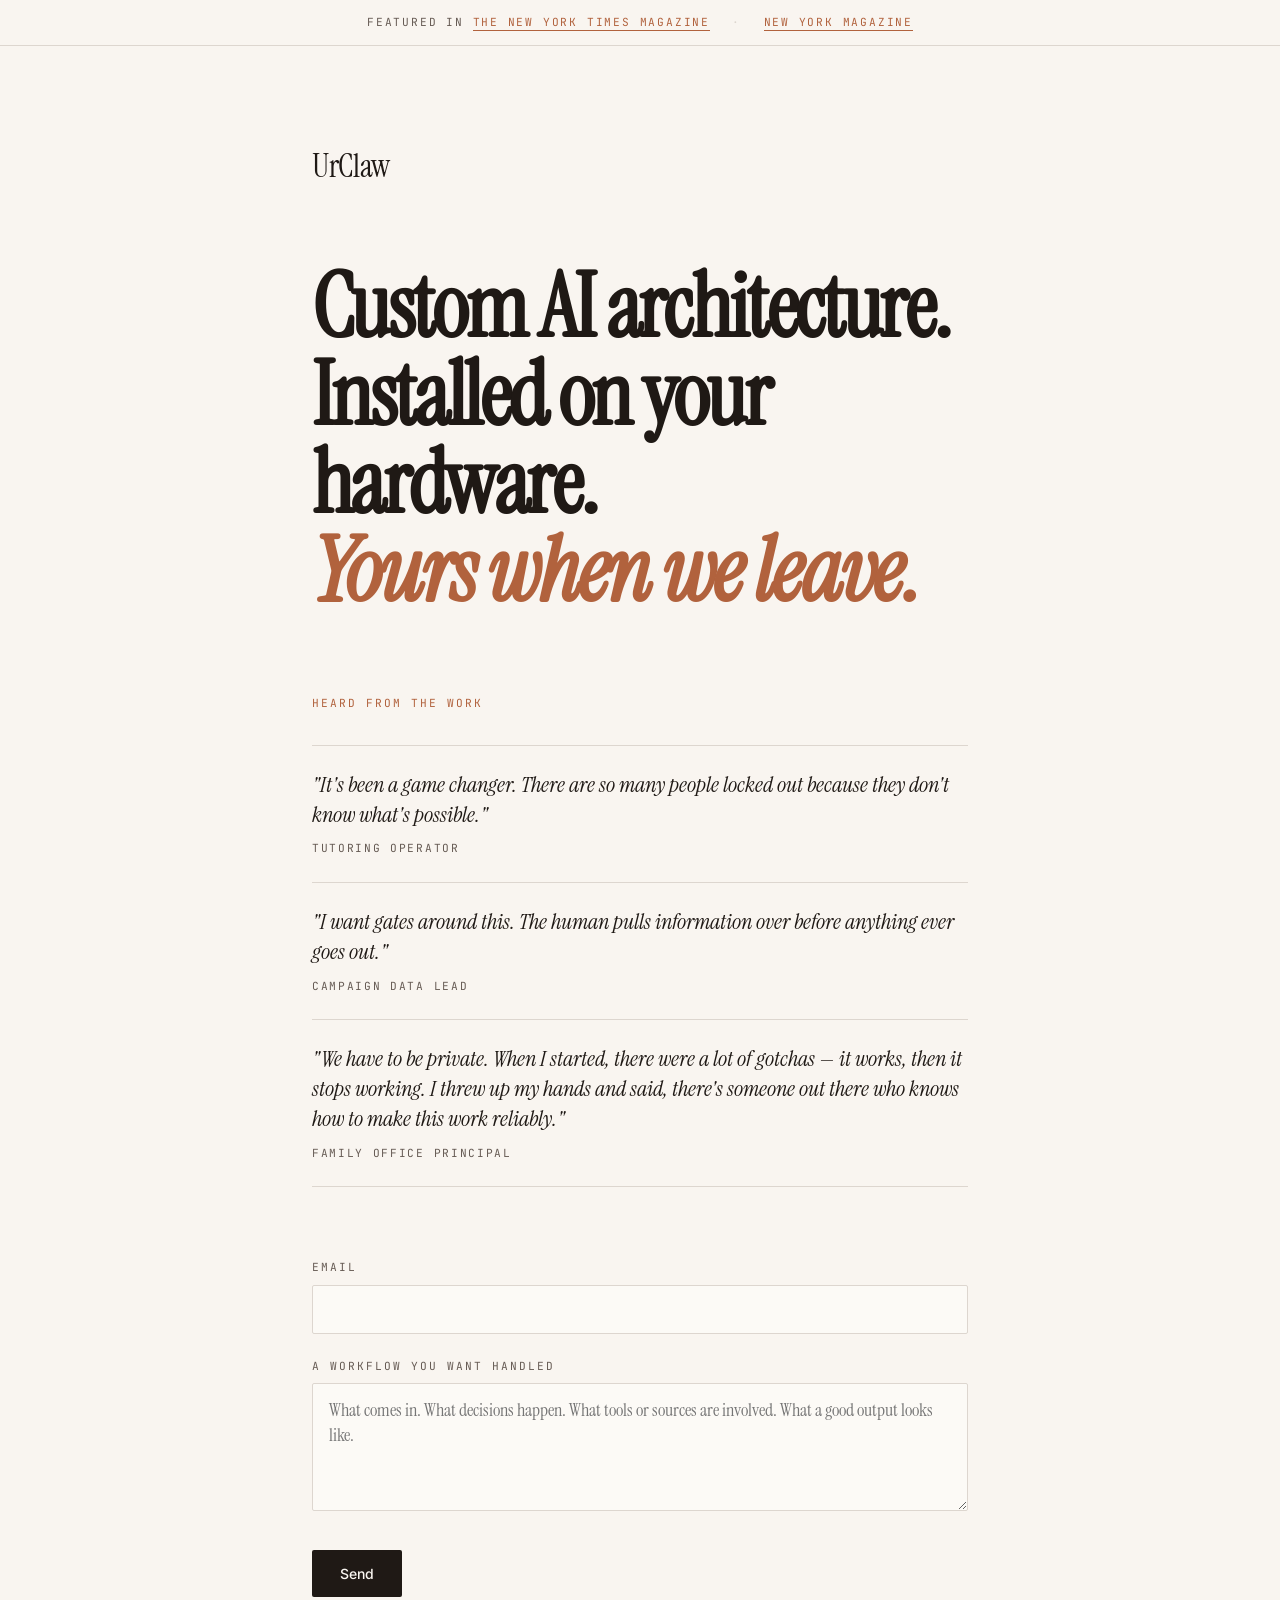
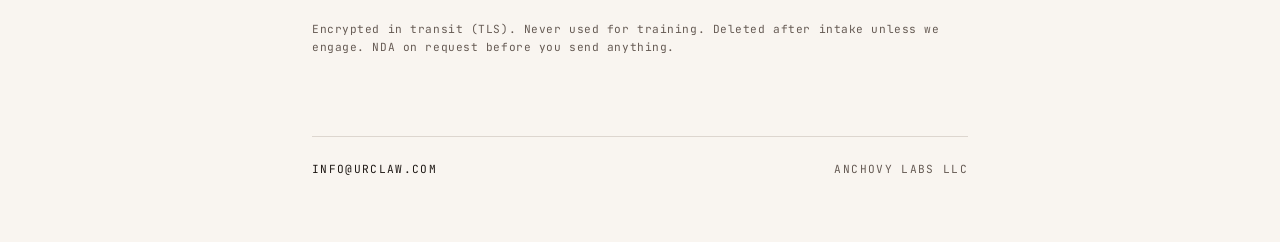
<file: index.html>
<!doctype html>
<html lang="en">
<head>
<meta charset="utf-8">
<meta name="viewport" content="width=device-width,initial-scale=1">
<title>UrClaw — Custom AI architecture. Installed on your hardware.</title>
<meta name="description" content="A New York AI operations practice. Custom AI architecture, installed on your hardware, yours when we leave.">
<meta property="og:title" content="UrClaw — Custom AI architecture. Installed on your hardware.">
<meta property="og:description" content="A New York AI operations practice. We install AI carefully. Custom architecture, designed around your work.">
<meta property="og:type" content="website">
<meta property="og:url" content="https://urclaw.com/">
<meta name="theme-color" content="#A8503A">
<link rel="preconnect" href="https://fonts.googleapis.com">
<link rel="preconnect" href="https://fonts.gstatic.com" crossorigin>
<link rel="stylesheet" href="https://fonts.googleapis.com/css2?family=Instrument+Serif:ital@0;1&family=Inter:wght@400;500;600&family=JetBrains+Mono:wght@400;500&display=swap">
<style>
:root {
  --bg: oklch(0.972 0.008 75);
  --fg: oklch(0.22 0.012 60);
  --card: oklch(0.985 0.006 75);
  --accent: oklch(0.58 0.115 45);
  --border: oklch(0.88 0.012 65);
  --muted-fg: oklch(0.48 0.018 60);
  --serif: "Instrument Serif", Georgia, serif;
  --sans: "Inter", system-ui, sans-serif;
  --mono: "JetBrains Mono", ui-monospace, monospace;
}
* { box-sizing: border-box; margin: 0; padding: 0; }
body { background: var(--bg); color: var(--fg); font-family: var(--sans); line-height: 1.55; -webkit-font-smoothing: antialiased; }
a { color: inherit; }

.featured { border-bottom: 1px solid var(--border); padding: 0.85rem 0; text-align: center; }
.featured .inner { max-width: 48rem; margin: 0 auto; padding: 0 1.5rem; font-family: var(--mono); font-size: 0.7rem; letter-spacing: 0.16em; text-transform: uppercase; color: var(--muted-fg); }
.featured .inner > span { display: inline-block; }
.featured .sep { color: var(--border); margin: 0 0.85rem; }
.featured a { color: var(--accent); border-bottom: 1px solid var(--accent); padding-bottom: 1px; text-decoration: none; }
.featured a:hover { color: var(--fg); border-bottom-color: var(--fg); }

.wrap { max-width: 44rem; margin: 0 auto; padding: 6rem 1.5rem 4rem; }
.brand { font-family: var(--serif); font-size: 2rem; letter-spacing: -0.01em; }

h1 { font-family: var(--serif); font-size: clamp(3rem, 9vw, 5.5rem); line-height: 1; letter-spacing: -0.03em; margin-top: 4.5rem; }
h1 span { display: block; }
h1 .accent { color: var(--accent); font-style: italic; }

section.quotes { margin-top: 5rem; }
section.quotes .eyebrow { font-family: var(--mono); font-size: 0.7rem; letter-spacing: 0.18em; text-transform: uppercase; color: var(--accent); }
section.quotes ul { margin-top: 2rem; list-style: none; padding: 0; }
section.quotes li { padding: 1.5rem 0; border-top: 1px solid var(--border); }
section.quotes li:last-child { border-bottom: 1px solid var(--border); }
section.quotes .q { font-family: var(--serif); font-style: italic; font-size: clamp(1.15rem, 2vw, 1.35rem); line-height: 1.4; color: var(--fg); }
section.quotes .a { margin-top: 0.65rem; font-family: var(--mono); font-size: 0.7rem; letter-spacing: 0.15em; text-transform: uppercase; color: var(--muted-fg); }

form { margin-top: 4.5rem; }
form label { display: block; font-family: var(--mono); font-size: 0.7rem; letter-spacing: 0.18em; text-transform: uppercase; color: var(--muted-fg); margin-top: 1.5rem; margin-bottom: 0.5rem; }
form label:first-of-type { margin-top: 0; }
form input, form textarea { width: 100%; padding: 0.85rem 1rem; font-family: inherit; font-size: 1rem; background: var(--card); border: 1px solid var(--border); border-radius: 2px; color: var(--fg); }
form input:focus, form textarea:focus { outline: 2px solid var(--accent); outline-offset: 1px; }
form textarea { resize: vertical; min-height: 8rem; font-family: var(--serif); font-size: 1.1rem; line-height: 1.45; }
form button { margin-top: 2rem; padding: 0.95rem 1.75rem; background: var(--fg); color: var(--bg); border: none; border-radius: 2px; font-family: inherit; font-size: 0.875rem; font-weight: 500; cursor: pointer; }
form button:disabled { opacity: 0.5; cursor: not-allowed; }
.honeypot { position: absolute; left: -9999px; width: 1px; height: 1px; opacity: 0; pointer-events: none; }
.compliance { margin-top: 1.5rem; font-family: var(--mono); font-size: 0.7rem; letter-spacing: 0.05em; line-height: 1.55; color: var(--muted-fg); }
.error { margin-top: 1rem; padding: 0.75rem 0.9rem; font-family: var(--mono); font-size: 0.7rem; letter-spacing: 0.05em; color: var(--accent); border-left: 2px solid var(--accent); background: oklch(0.95 0.011 70); display: none; }
.error.show { display: block; }

footer { margin-top: 5rem; padding-top: 1.5rem; border-top: 1px solid var(--border); display: flex; justify-content: space-between; font-family: var(--mono); font-size: 0.7rem; letter-spacing: 0.12em; text-transform: uppercase; color: var(--muted-fg); }
footer a { color: var(--fg); text-decoration: none; }
::selection { background: var(--accent); color: var(--bg); }

@media (max-width: 540px) {
  .featured .sep { display: block; height: 0.25rem; margin: 0.4rem 0; visibility: hidden; }
}
</style>
</head>
<body>

<div class="featured">
  <div class="inner">
    <span>Featured in <a href="https://www.nytimes.com/2026/06/04/magazine/ai-agents-openclaw-small-business.html" target="_blank" rel="noopener">The New York Times Magazine</a></span>
    <span class="sep">·</span>
    <span><a href="https://nymag.com/intelligencer/article/my-adventures-setting-up-openclaw-agent.html" target="_blank" rel="noopener">New York Magazine</a></span>
  </div>
</div>

<main class="wrap">
  <p class="brand">UrClaw</p>

  <h1>
    <span>Custom AI architecture.</span>
    <span>Installed on your hardware.</span>
    <span class="accent">Yours when we leave.</span>
  </h1>

  <section class="quotes">
    <p class="eyebrow">Heard from the work</p>
    <ul>
      <li>
        <p class="q">"It's been a game changer. There are so many people locked out because they don't know what's possible."</p>
        <p class="a">Tutoring operator</p>
      </li>
      <li>
        <p class="q">"I want gates around this. The human pulls information over before anything ever goes out."</p>
        <p class="a">Campaign data lead</p>
      </li>
      <li>
        <p class="q">"We have to be private. When I started, there were a lot of gotchas — it works, then it stops working. I threw up my hands and said, there's someone out there who knows how to make this work reliably."</p>
        <p class="a">Family office principal</p>
      </li>
    </ul>
  </section>

  <form id="intake" novalidate>
    <label for="email">Email</label>
    <input type="email" id="email" name="email" autocomplete="email" required>

    <label for="workflow">A workflow you want handled</label>
    <textarea id="workflow" name="workflow" required minlength="20" placeholder="What comes in. What decisions happen. What tools or sources are involved. What a good output looks like."></textarea>

    <!-- honeypot: bots fill this, humans don't see it -->
    <div class="honeypot" aria-hidden="true">
      <label for="website">Website (leave blank)</label>
      <input type="text" id="website" name="website" tabindex="-1" autocomplete="off">
    </div>

    <button type="submit" id="send">Send</button>
    <p class="error" id="error"></p>
    <p class="compliance">Encrypted in transit (TLS). Never used for training. Deleted after intake unless we engage. NDA on request before you send anything.</p>
  </form>

  <footer>
    <a href="mailto:info@urclaw.com">info@urclaw.com</a>
    <span>Anchovy Labs LLC</span>
  </footer>
</main>

<script>
  // CONFIG: replace ENDPOINT after deploying the Cloudflare Worker
  // Worker accepts JSON POST {email, workflow, website}
  const ENDPOINT = 'https://urclaw-intake.ezra-anchovy.workers.dev/';

  const form = document.getElementById('intake');
  const btn = document.getElementById('send');
  const errorEl = document.getElementById('error');

  function showError(msg) {
    errorEl.textContent = msg;
    errorEl.classList.add('show');
  }
  function clearError() {
    errorEl.textContent = '';
    errorEl.classList.remove('show');
  }

  form.addEventListener('submit', async function(e) {
    e.preventDefault();
    clearError();

    const email = form.email.value.trim();
    const workflow = form.workflow.value.trim();
    const website = form.website.value; // honeypot, should be empty

    if (!email || !email.includes('@')) {
      showError('Please enter a valid email.');
      return;
    }
    if (workflow.length < 20) {
      showError('Describe the workflow in a sentence or two (at least 20 characters).');
      return;
    }

    btn.disabled = true;
    btn.textContent = 'Sending…';

    try {
      const res = await fetch(ENDPOINT, {
        method: 'POST',
        headers: { 'Content-Type': 'application/json' },
        body: JSON.stringify({ email, workflow, website })
      });

      if (!res.ok) {
        const text = await res.text().catch(() => '');
        throw new Error('send-failed: ' + res.status + ' ' + text);
      }

      // Success
      form.innerHTML = '<p style="font-family:var(--serif);font-size:2rem;color:var(--accent);line-height:1.1">Thanks. We read every note.</p><p style="margin-top:1rem;font-size:0.95rem;color:var(--muted-fg)">If there\'s a clear fit, you\'ll hear back. If not, we\'ll say so plainly. Calls are scheduled after, not before.</p>';
    } catch (err) {
      console.error(err);
      btn.disabled = false;
      btn.textContent = 'Send';
      showError('Something went wrong. Email info@urclaw.com directly.');
    }
  });
</script>

</body>
</html>
</file>
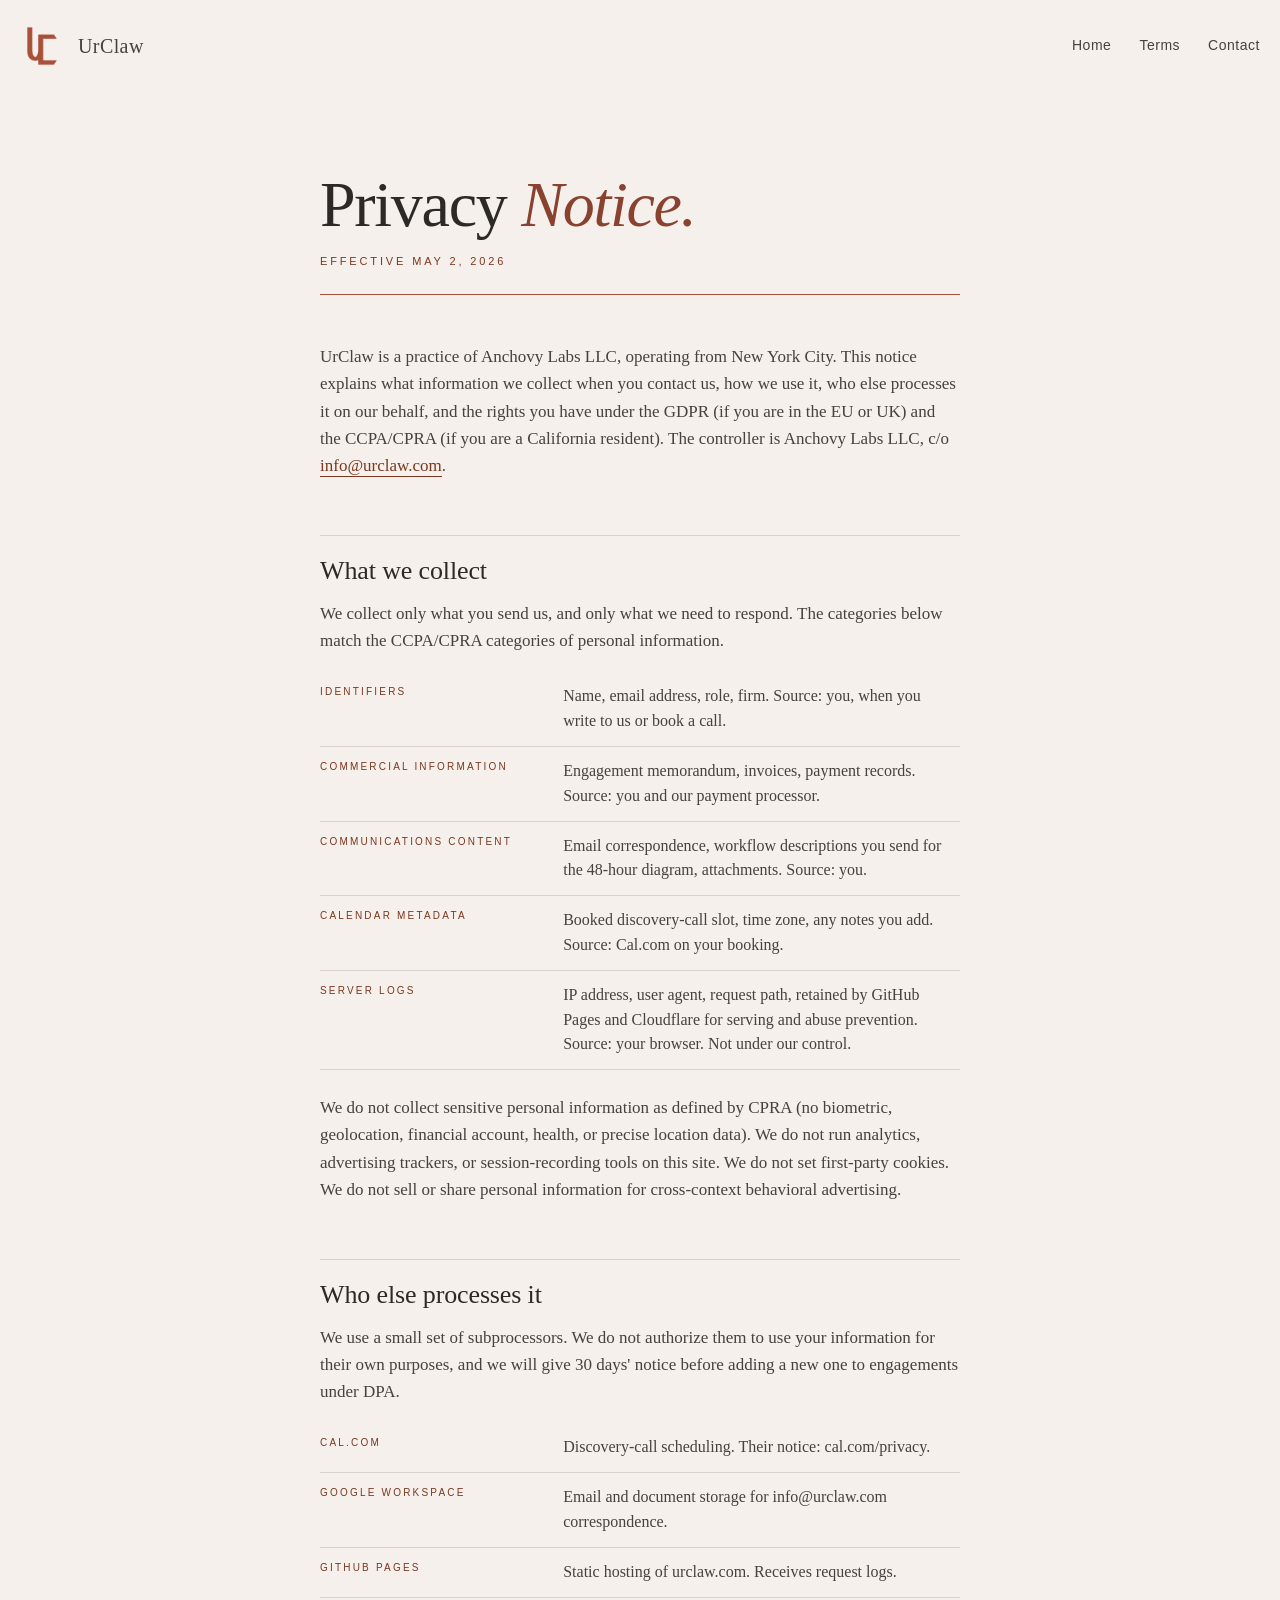
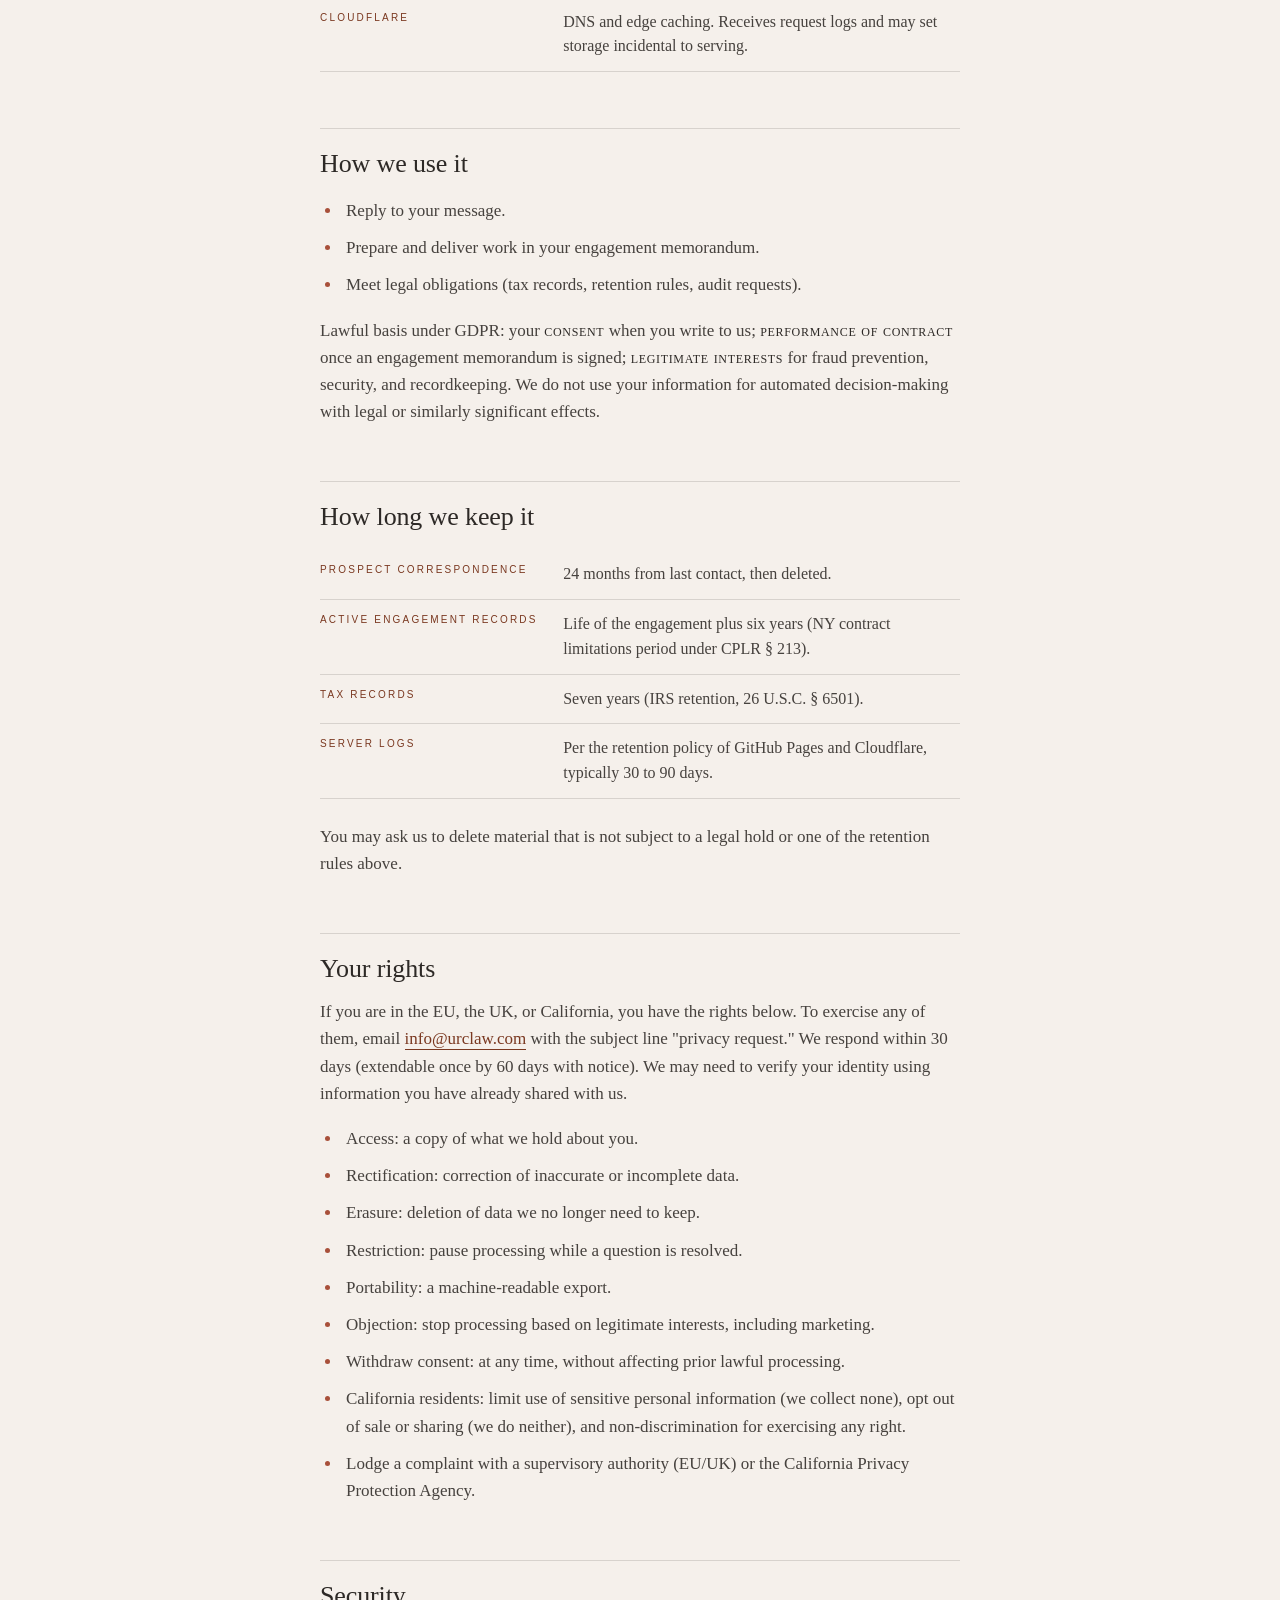
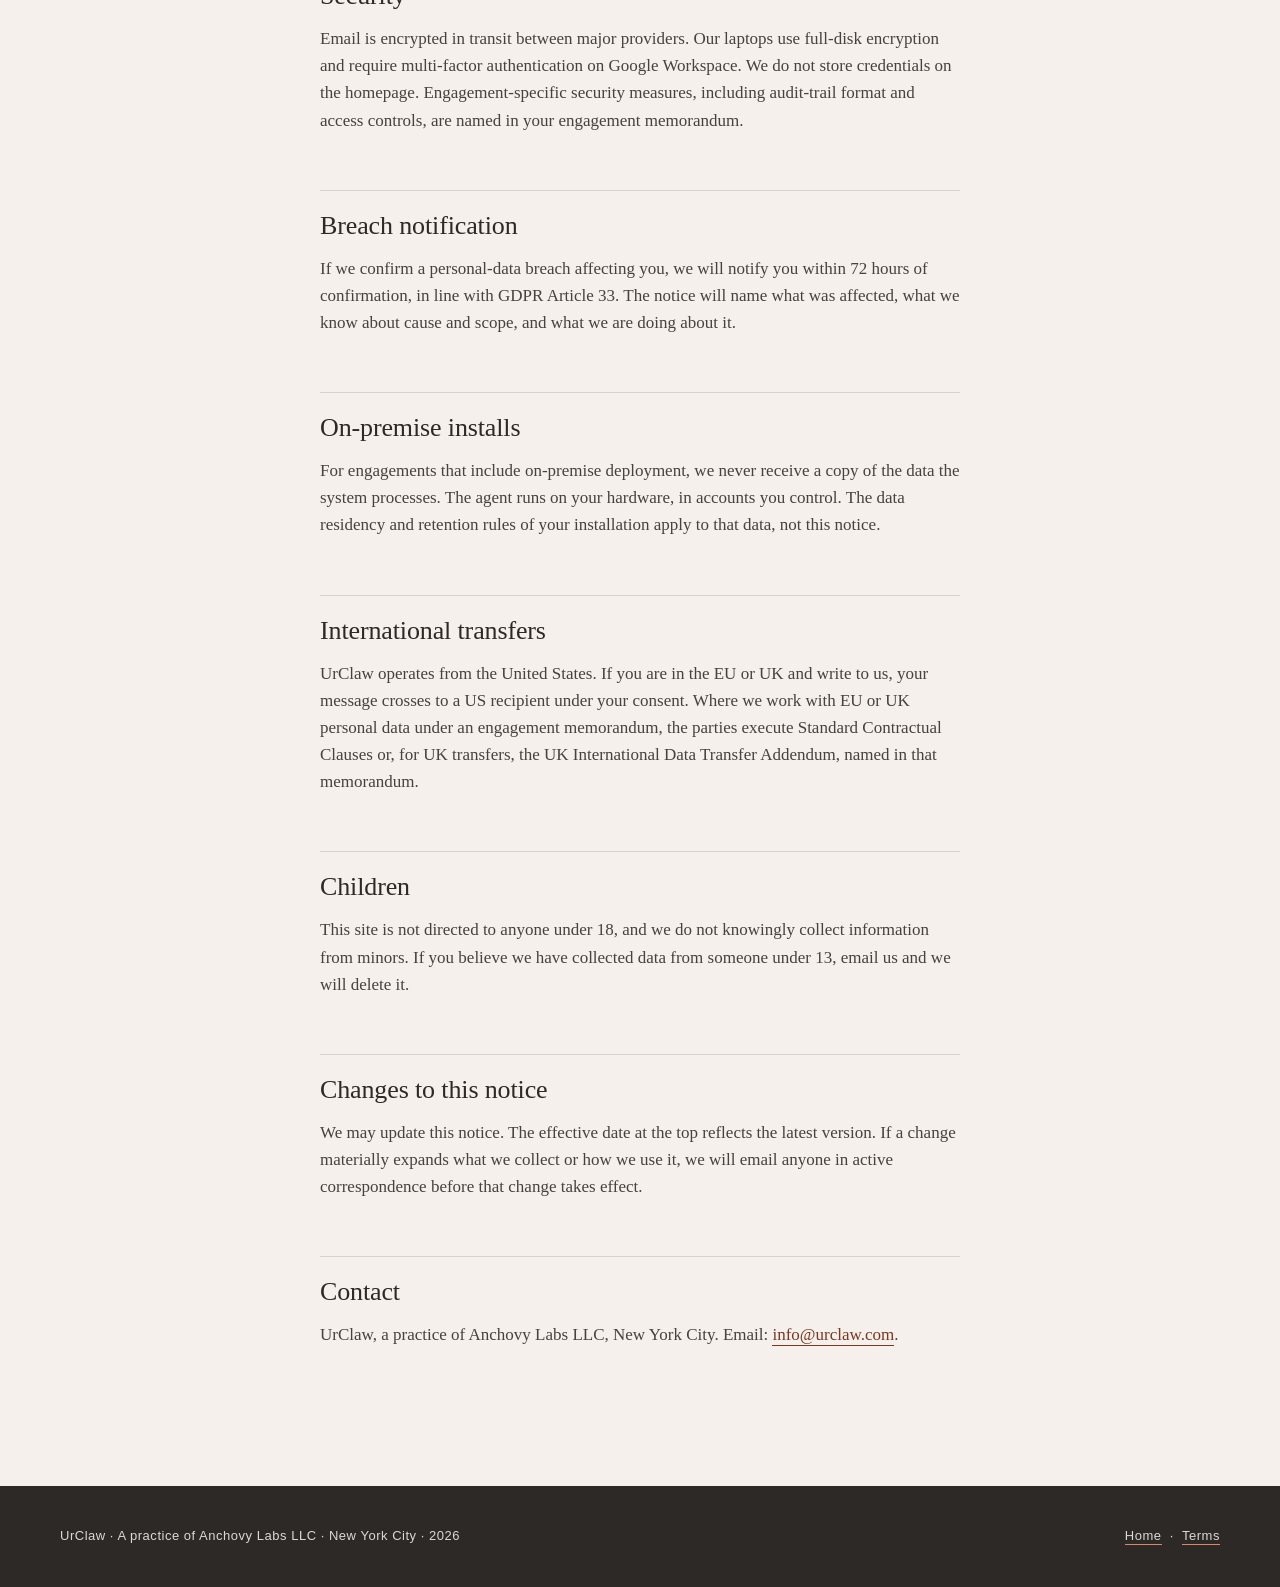
<file: privacy.html>
<!doctype html>
<html lang="en">
<head>
<meta charset="utf-8">
<meta name="viewport" content="width=device-width,initial-scale=1">
<title>Privacy Notice — UrClaw</title>
<meta name="description" content="UrClaw privacy notice. What we collect, how we use it, your rights under GDPR and CCPA, named subprocessors, 72-hour breach notification.">
<meta name="robots" content="index, follow">
<meta name="theme-color" content="#A8503A">
<link rel="canonical" href="https://urclaw.com/privacy.html">
<link rel="icon" href="/favicon.svg" type="image/svg+xml">
<link rel="alternate icon" href="/favicon.ico">
<link rel="apple-touch-icon" href="/apple-touch-icon.png">
<link rel="stylesheet" href="/styles.css">
<style>
.legal-page {
  max-width: 720px;
  margin: 0 auto;
  padding: 80px 40px 120px;
}
.legal-page h1 {
  font-family: var(--serif);
  font-weight: normal;
  font-size: clamp(40px, 5vw, 64px);
  line-height: 1.05;
  letter-spacing: -0.02em;
  margin-bottom: 14px;
}
.legal-page h1 em { font-style: italic; color: var(--bronze-dark); }
.legal-page .effective {
  font-family: var(--sans);
  font-size: 11px;
  letter-spacing: 0.26em;
  text-transform: uppercase;
  color: var(--bronze-earth);
  margin-bottom: 48px;
  padding-bottom: 24px;
  border-bottom: 1px solid var(--bronze);
}
.legal-page h2 {
  font-family: var(--serif);
  font-weight: normal;
  font-size: 26px;
  margin-top: 56px;
  padding-top: 20px;
  border-top: 1px solid var(--dark-15);
  margin-bottom: 14px;
  letter-spacing: -0.005em;
  color: var(--dark);
}
.legal-page p {
  font-family: var(--serif);
  font-size: 17px;
  line-height: 1.6;
  color: var(--dark-85);
  max-width: none;
  margin-bottom: 18px;
}
.legal-page ul {
  font-family: var(--serif);
  font-size: 17px;
  line-height: 1.6;
  color: var(--dark-85);
  margin: 18px 0 18px 22px;
}
.legal-page li { margin-bottom: 10px; padding-left: 4px; }
.legal-page li::marker { color: var(--bronze); }
.legal-page a {
  color: var(--bronze-earth);
  border-bottom: 1px solid var(--bronze-earth);
  padding-bottom: 1px;
}
.legal-page a:hover { color: var(--bronze-dark); border-bottom-color: var(--bronze-dark); }
.legal-page strong {
  font-style: normal;
  font-variant: small-caps;
  font-weight: normal;
  letter-spacing: 0.04em;
  color: var(--dark);
}
.legal-page table.kv {
  border-collapse: collapse;
  width: 100%;
  margin: 18px 0 24px;
  font-family: var(--serif);
  font-size: 16px;
  line-height: 1.55;
  color: var(--dark-85);
}
.legal-page table.kv th,
.legal-page table.kv td {
  padding: 12px 14px 12px 0;
  vertical-align: top;
  border-bottom: 1px solid var(--dark-15);
  text-align: left;
}
.legal-page table.kv th {
  font-family: var(--sans);
  font-size: 10px;
  letter-spacing: 0.22em;
  text-transform: uppercase;
  color: var(--bronze-earth);
  font-weight: normal;
  white-space: nowrap;
  width: 38%;
}
@media (max-width: 720px) {
  .legal-page { padding: 56px 22px 96px; }
  .legal-page ul { margin-left: 18px; }
  .legal-page table.kv th { width: auto; white-space: normal; }
  .legal-page table.kv th, .legal-page table.kv td { display: block; padding: 8px 0; border-bottom: none; }
  .legal-page table.kv tr { display: block; padding: 12px 0; border-bottom: 1px solid var(--dark-15); }
}
</style>
</head>
<body>
<a class="skip-link" href="#main">Skip to content</a>

<header class="wrap top-bar" role="banner">
  <a class="mark" href="/" aria-label="UrClaw home">
    <img src="/assets/mark-m3-bronze-128.png" alt="" width="44" height="44">
    <span class="brand">UrClaw</span>
  </a>
  <nav class="nav" aria-label="Primary">
    <a href="/">Home</a>
    <a href="/terms.html">Terms</a>
    <a href="mailto:info@urclaw.com">Contact</a>
  </nav>
</header>

<main id="main" class="legal-page">
  <h1>Privacy <em>Notice.</em></h1>
  <p class="effective">Effective May 2, 2026</p>

  <p>UrClaw is a practice of Anchovy Labs LLC, operating from New York City. This notice explains what information we collect when you contact us, how we use it, who else processes it on our behalf, and the rights you have under the GDPR (if you are in the EU or UK) and the CCPA/CPRA (if you are a California resident). The controller is Anchovy Labs LLC, c/o <a href="mailto:info@urclaw.com">info@urclaw.com</a>.</p>

  <h2>What we collect</h2>
  <p>We collect only what you send us, and only what we need to respond. The categories below match the CCPA/CPRA categories of personal information.</p>
  <table class="kv">
    <tr><th>Identifiers</th><td>Name, email address, role, firm. Source: you, when you write to us or book a call.</td></tr>
    <tr><th>Commercial information</th><td>Engagement memorandum, invoices, payment records. Source: you and our payment processor.</td></tr>
    <tr><th>Communications content</th><td>Email correspondence, workflow descriptions you send for the 48-hour diagram, attachments. Source: you.</td></tr>
    <tr><th>Calendar metadata</th><td>Booked discovery-call slot, time zone, any notes you add. Source: Cal.com on your booking.</td></tr>
    <tr><th>Server logs</th><td>IP address, user agent, request path, retained by GitHub Pages and Cloudflare for serving and abuse prevention. Source: your browser. Not under our control.</td></tr>
  </table>
  <p>We do not collect sensitive personal information as defined by CPRA (no biometric, geolocation, financial account, health, or precise location data). We do not run analytics, advertising trackers, or session-recording tools on this site. We do not set first-party cookies. We do not sell or share personal information for cross-context behavioral advertising.</p>

  <h2>Who else processes it</h2>
  <p>We use a small set of subprocessors. We do not authorize them to use your information for their own purposes, and we will give 30 days' notice before adding a new one to engagements under DPA.</p>
  <table class="kv">
    <tr><th>Cal.com</th><td>Discovery-call scheduling. Their notice: cal.com/privacy.</td></tr>
    <tr><th>Google Workspace</th><td>Email and document storage for info@urclaw.com correspondence.</td></tr>
    <tr><th>GitHub Pages</th><td>Static hosting of urclaw.com. Receives request logs.</td></tr>
    <tr><th>Cloudflare</th><td>DNS and edge caching. Receives request logs and may set storage incidental to serving.</td></tr>
  </table>

  <h2>How we use it</h2>
  <ul>
    <li>Reply to your message.</li>
    <li>Prepare and deliver work in your engagement memorandum.</li>
    <li>Meet legal obligations (tax records, retention rules, audit requests).</li>
  </ul>
  <p>Lawful basis under GDPR: your <strong>consent</strong> when you write to us; <strong>performance of contract</strong> once an engagement memorandum is signed; <strong>legitimate interests</strong> for fraud prevention, security, and recordkeeping. We do not use your information for automated decision-making with legal or similarly significant effects.</p>

  <h2>How long we keep it</h2>
  <table class="kv">
    <tr><th>Prospect correspondence</th><td>24 months from last contact, then deleted.</td></tr>
    <tr><th>Active engagement records</th><td>Life of the engagement plus six years (NY contract limitations period under CPLR § 213).</td></tr>
    <tr><th>Tax records</th><td>Seven years (IRS retention, 26 U.S.C. § 6501).</td></tr>
    <tr><th>Server logs</th><td>Per the retention policy of GitHub Pages and Cloudflare, typically 30 to 90 days.</td></tr>
  </table>
  <p>You may ask us to delete material that is not subject to a legal hold or one of the retention rules above.</p>

  <h2>Your rights</h2>
  <p>If you are in the EU, the UK, or California, you have the rights below. To exercise any of them, email <a href="mailto:info@urclaw.com">info@urclaw.com</a> with the subject line "privacy request." We respond within 30 days (extendable once by 60 days with notice). We may need to verify your identity using information you have already shared with us.</p>
  <ul>
    <li>Access: a copy of what we hold about you.</li>
    <li>Rectification: correction of inaccurate or incomplete data.</li>
    <li>Erasure: deletion of data we no longer need to keep.</li>
    <li>Restriction: pause processing while a question is resolved.</li>
    <li>Portability: a machine-readable export.</li>
    <li>Objection: stop processing based on legitimate interests, including marketing.</li>
    <li>Withdraw consent: at any time, without affecting prior lawful processing.</li>
    <li>California residents: limit use of sensitive personal information (we collect none), opt out of sale or sharing (we do neither), and non-discrimination for exercising any right.</li>
    <li>Lodge a complaint with a supervisory authority (EU/UK) or the California Privacy Protection Agency.</li>
  </ul>

  <h2>Security</h2>
  <p>Email is encrypted in transit between major providers. Our laptops use full-disk encryption and require multi-factor authentication on Google Workspace. We do not store credentials on the homepage. Engagement-specific security measures, including audit-trail format and access controls, are named in your engagement memorandum.</p>

  <h2>Breach notification</h2>
  <p>If we confirm a personal-data breach affecting you, we will notify you within 72 hours of confirmation, in line with GDPR Article 33. The notice will name what was affected, what we know about cause and scope, and what we are doing about it.</p>

  <h2>On-premise installs</h2>
  <p>For engagements that include on-premise deployment, we never receive a copy of the data the system processes. The agent runs on your hardware, in accounts you control. The data residency and retention rules of your installation apply to that data, not this notice.</p>

  <h2>International transfers</h2>
  <p>UrClaw operates from the United States. If you are in the EU or UK and write to us, your message crosses to a US recipient under your consent. Where we work with EU or UK personal data under an engagement memorandum, the parties execute Standard Contractual Clauses or, for UK transfers, the UK International Data Transfer Addendum, named in that memorandum.</p>

  <h2>Children</h2>
  <p>This site is not directed to anyone under 18, and we do not knowingly collect information from minors. If you believe we have collected data from someone under 13, email us and we will delete it.</p>

  <h2>Changes to this notice</h2>
  <p>We may update this notice. The effective date at the top reflects the latest version. If a change materially expands what we collect or how we use it, we will email anyone in active correspondence before that change takes effect.</p>

  <h2>Contact</h2>
  <p>UrClaw, a practice of Anchovy Labs LLC, New York City. Email: <a href="mailto:info@urclaw.com">info@urclaw.com</a>.</p>
</main>

<footer class="site-footer" role="contentinfo">
  <div class="wrap">
    <div class="row">
      <div>UrClaw · A practice of Anchovy Labs LLC · New York City · 2026</div>
      <div><a href="/">Home</a> &nbsp;·&nbsp; <a href="/terms.html">Terms</a></div>
    </div>
  </div>
</footer>
</body>
</html>
</file>
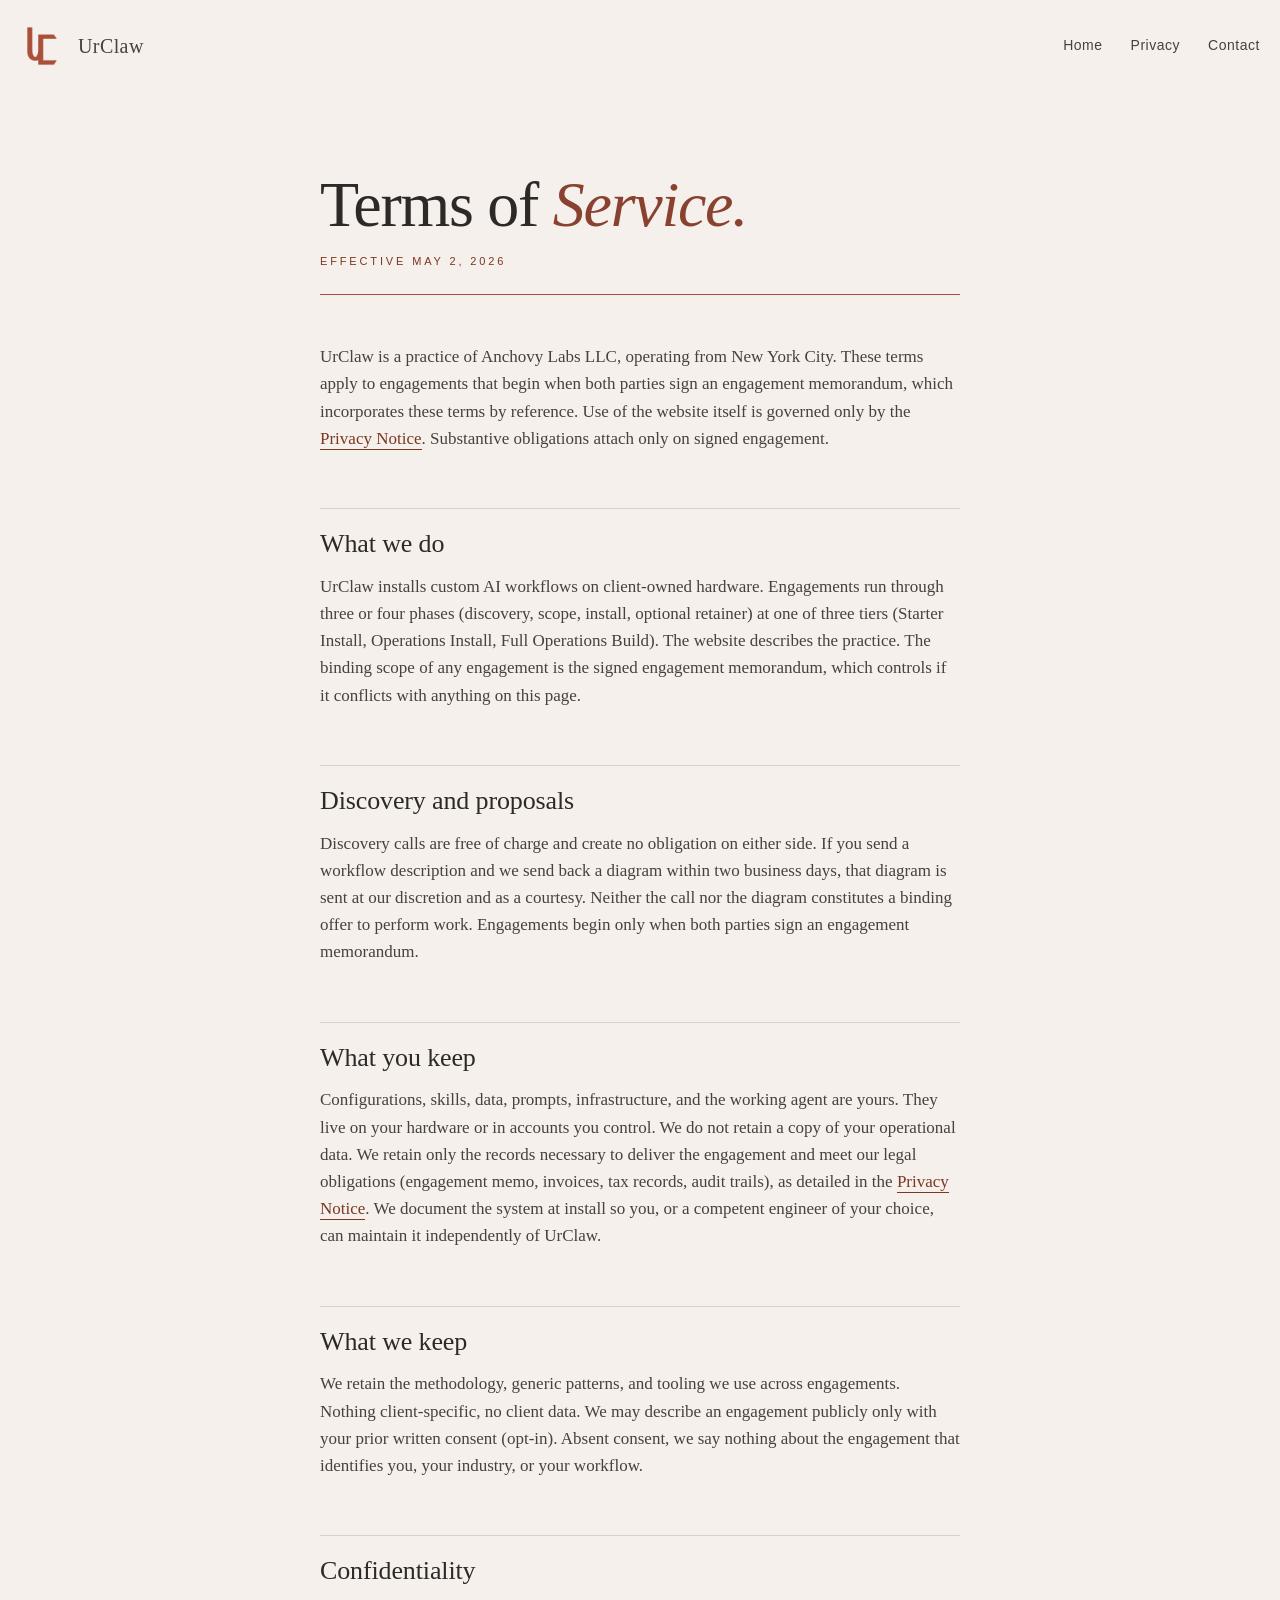
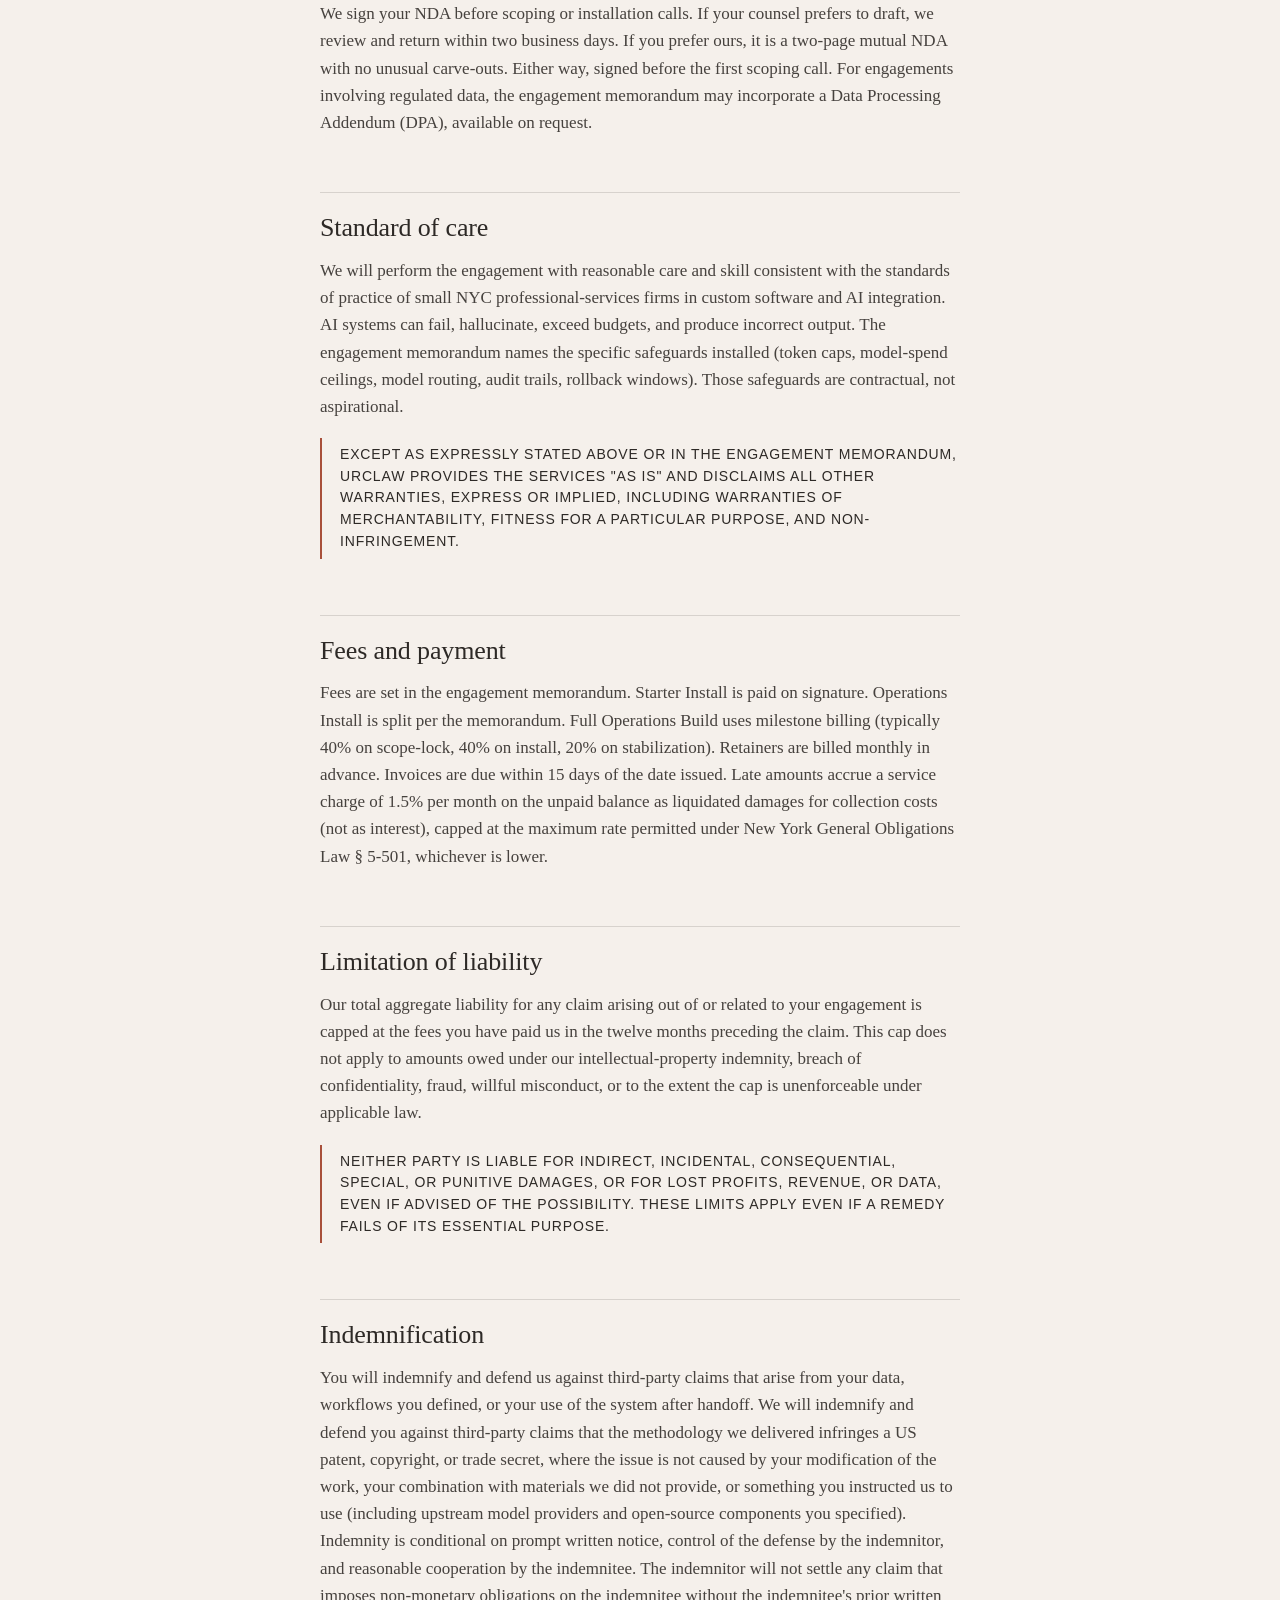
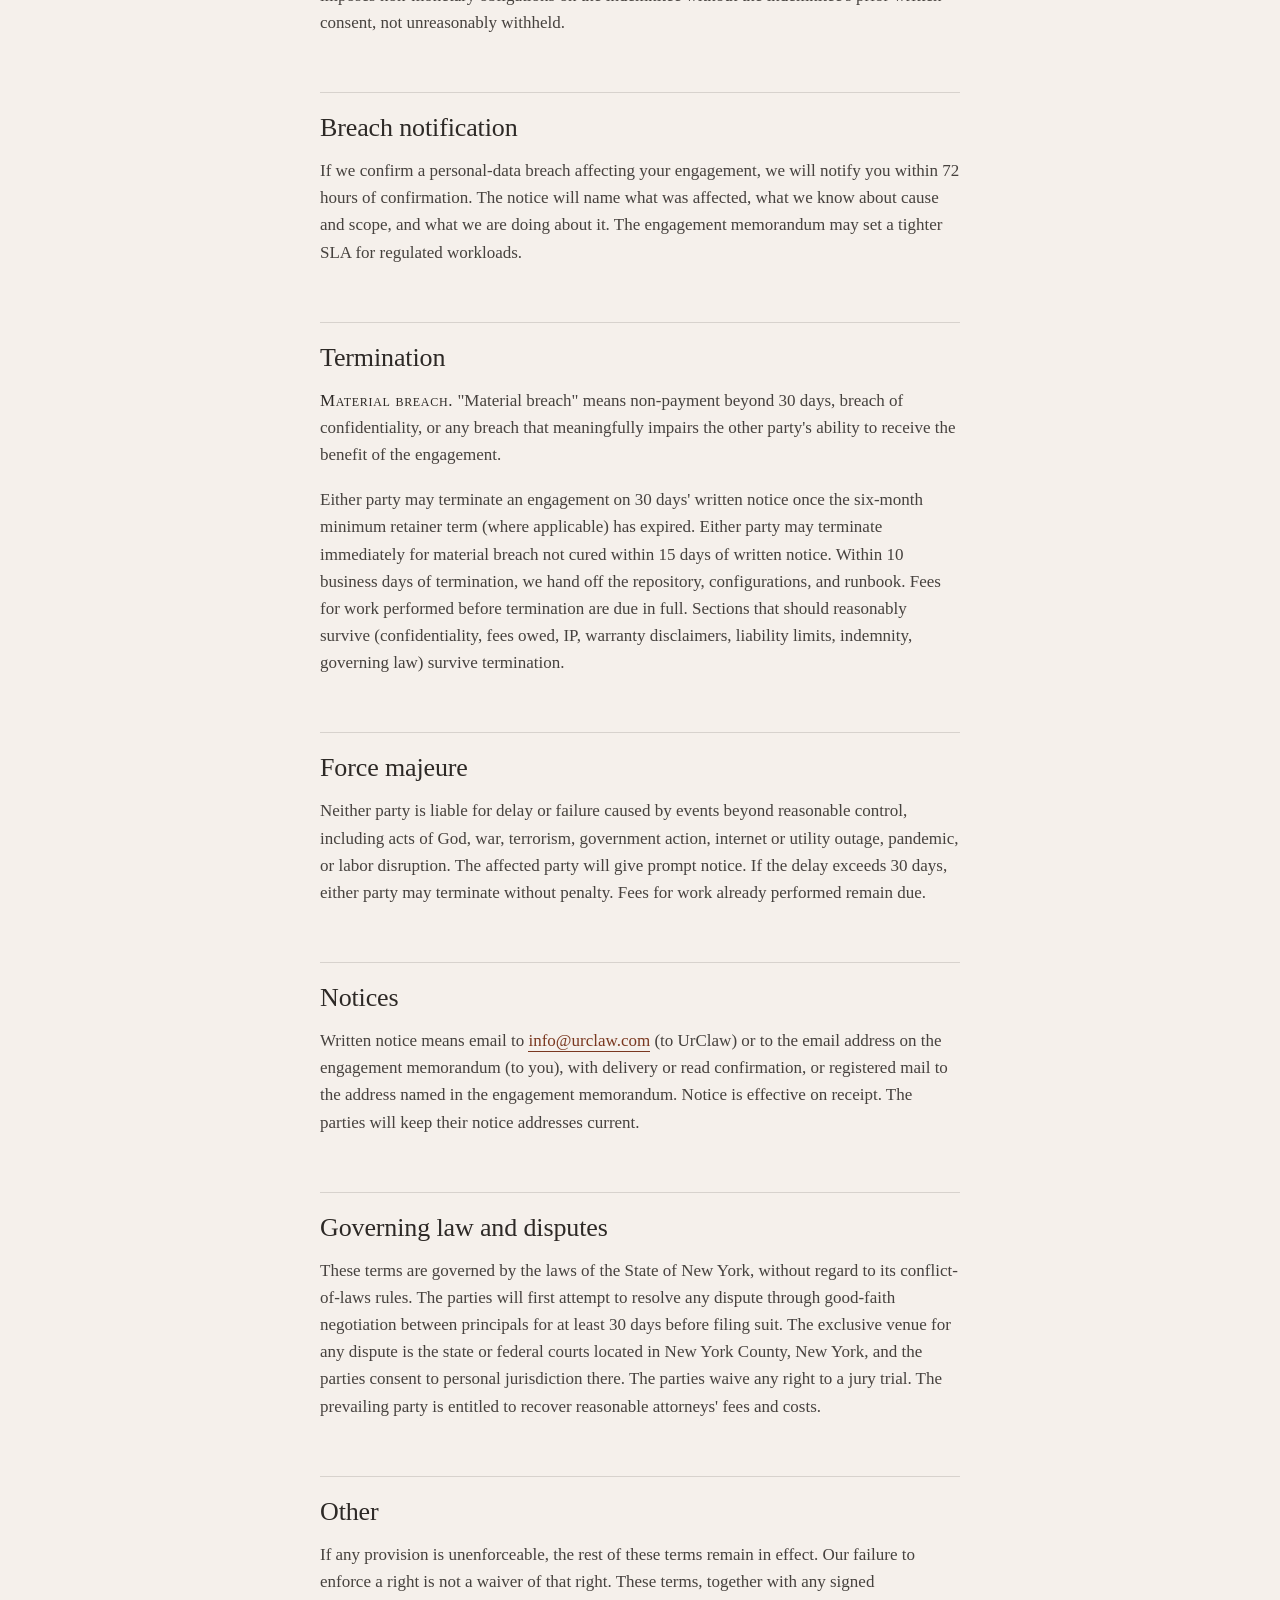
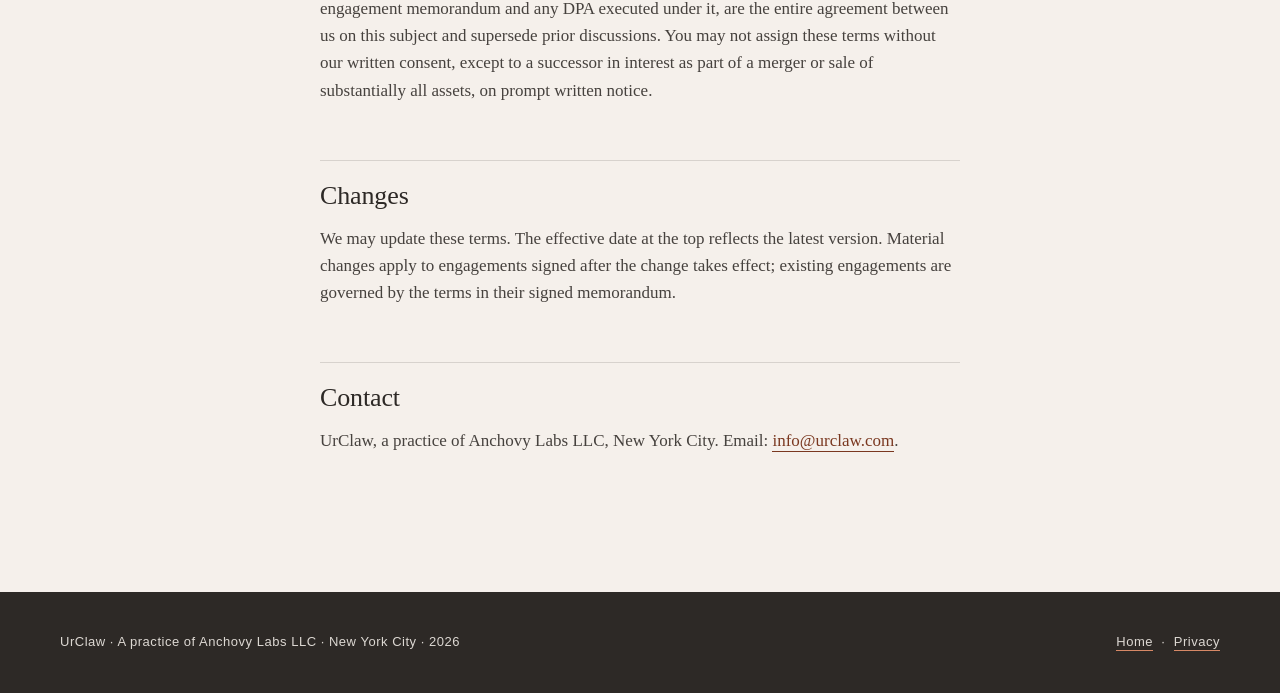
<file: terms.html>
<!doctype html>
<html lang="en">
<head>
<meta charset="utf-8">
<meta name="viewport" content="width=device-width,initial-scale=1">
<title>Terms of Service — UrClaw</title>
<meta name="description" content="UrClaw terms of service. Engagement model, what you keep, liability limits, governing law, NDA-capable confidentiality, force majeure, opt-in marketing.">
<meta name="robots" content="index, follow">
<meta name="theme-color" content="#A8503A">
<link rel="canonical" href="https://urclaw.com/terms.html">
<link rel="icon" href="/favicon.svg" type="image/svg+xml">
<link rel="alternate icon" href="/favicon.ico">
<link rel="apple-touch-icon" href="/apple-touch-icon.png">
<link rel="stylesheet" href="/styles.css">
<style>
.legal-page {
  max-width: 720px;
  margin: 0 auto;
  padding: 80px 40px 120px;
}
.legal-page h1 {
  font-family: var(--serif);
  font-weight: normal;
  font-size: clamp(40px, 5vw, 64px);
  line-height: 1.05;
  letter-spacing: -0.02em;
  margin-bottom: 14px;
}
.legal-page h1 em { font-style: italic; color: var(--bronze-dark); }
.legal-page .effective {
  font-family: var(--sans);
  font-size: 11px;
  letter-spacing: 0.26em;
  text-transform: uppercase;
  color: var(--bronze-earth);
  margin-bottom: 48px;
  padding-bottom: 24px;
  border-bottom: 1px solid var(--bronze);
}
.legal-page h2 {
  font-family: var(--serif);
  font-weight: normal;
  font-size: 26px;
  margin-top: 56px;
  padding-top: 20px;
  border-top: 1px solid var(--dark-15);
  margin-bottom: 14px;
  letter-spacing: -0.005em;
  color: var(--dark);
}
.legal-page p {
  font-family: var(--serif);
  font-size: 17px;
  line-height: 1.6;
  color: var(--dark-85);
  max-width: none;
  margin-bottom: 18px;
}
.legal-page p.caps-clause {
  font-family: var(--sans);
  font-size: 14px;
  line-height: 1.55;
  letter-spacing: 0.06em;
  color: var(--dark);
  border-left: 2px solid var(--bronze);
  padding: 6px 0 6px 18px;
  margin: 14px 0 22px;
}
.legal-page ul {
  font-family: var(--serif);
  font-size: 17px;
  line-height: 1.6;
  color: var(--dark-85);
  margin: 18px 0 18px 22px;
}
.legal-page li { margin-bottom: 10px; padding-left: 4px; }
.legal-page li::marker { color: var(--bronze); }
.legal-page a {
  color: var(--bronze-earth);
  border-bottom: 1px solid var(--bronze-earth);
  padding-bottom: 1px;
}
.legal-page a:hover { color: var(--bronze-dark); border-bottom-color: var(--bronze-dark); }
.legal-page strong {
  font-style: normal;
  font-variant: small-caps;
  font-weight: normal;
  letter-spacing: 0.04em;
  color: var(--dark);
}
@media (max-width: 720px) {
  .legal-page { padding: 56px 22px 96px; }
  .legal-page ul { margin-left: 18px; }
}
</style>
</head>
<body>
<a class="skip-link" href="#main">Skip to content</a>

<header class="wrap top-bar" role="banner">
  <a class="mark" href="/" aria-label="UrClaw home">
    <img src="/assets/mark-m3-bronze-128.png" alt="" width="44" height="44">
    <span class="brand">UrClaw</span>
  </a>
  <nav class="nav" aria-label="Primary">
    <a href="/">Home</a>
    <a href="/privacy.html">Privacy</a>
    <a href="mailto:info@urclaw.com">Contact</a>
  </nav>
</header>

<main id="main" class="legal-page">
  <h1>Terms of <em>Service.</em></h1>
  <p class="effective">Effective May 2, 2026</p>

  <p>UrClaw is a practice of Anchovy Labs LLC, operating from New York City. These terms apply to engagements that begin when both parties sign an engagement memorandum, which incorporates these terms by reference. Use of the website itself is governed only by the <a href="/privacy.html">Privacy Notice</a>. Substantive obligations attach only on signed engagement.</p>

  <h2>What we do</h2>
  <p>UrClaw installs custom AI workflows on client-owned hardware. Engagements run through three or four phases (discovery, scope, install, optional retainer) at one of three tiers (Starter Install, Operations Install, Full Operations Build). The website describes the practice. The binding scope of any engagement is the signed engagement memorandum, which controls if it conflicts with anything on this page.</p>

  <h2>Discovery and proposals</h2>
  <p>Discovery calls are free of charge and create no obligation on either side. If you send a workflow description and we send back a diagram within two business days, that diagram is sent at our discretion and as a courtesy. Neither the call nor the diagram constitutes a binding offer to perform work. Engagements begin only when both parties sign an engagement memorandum.</p>

  <h2>What you keep</h2>
  <p>Configurations, skills, data, prompts, infrastructure, and the working agent are yours. They live on your hardware or in accounts you control. We do not retain a copy of your operational data. We retain only the records necessary to deliver the engagement and meet our legal obligations (engagement memo, invoices, tax records, audit trails), as detailed in the <a href="/privacy.html">Privacy Notice</a>. We document the system at install so you, or a competent engineer of your choice, can maintain it independently of UrClaw.</p>

  <h2>What we keep</h2>
  <p>We retain the methodology, generic patterns, and tooling we use across engagements. Nothing client-specific, no client data. We may describe an engagement publicly only with your prior written consent (opt-in). Absent consent, we say nothing about the engagement that identifies you, your industry, or your workflow.</p>

  <h2>Confidentiality</h2>
  <p>We sign your NDA before scoping or installation calls. If your counsel prefers to draft, we review and return within two business days. If you prefer ours, it is a two-page mutual NDA with no unusual carve-outs. Either way, signed before the first scoping call. For engagements involving regulated data, the engagement memorandum may incorporate a Data Processing Addendum (DPA), available on request.</p>

  <h2>Standard of care</h2>
  <p>We will perform the engagement with reasonable care and skill consistent with the standards of practice of small NYC professional-services firms in custom software and AI integration. AI systems can fail, hallucinate, exceed budgets, and produce incorrect output. The engagement memorandum names the specific safeguards installed (token caps, model-spend ceilings, model routing, audit trails, rollback windows). Those safeguards are contractual, not aspirational.</p>
  <p class="caps-clause">EXCEPT AS EXPRESSLY STATED ABOVE OR IN THE ENGAGEMENT MEMORANDUM, URCLAW PROVIDES THE SERVICES "AS IS" AND DISCLAIMS ALL OTHER WARRANTIES, EXPRESS OR IMPLIED, INCLUDING WARRANTIES OF MERCHANTABILITY, FITNESS FOR A PARTICULAR PURPOSE, AND NON-INFRINGEMENT.</p>

  <h2>Fees and payment</h2>
  <p>Fees are set in the engagement memorandum. Starter Install is paid on signature. Operations Install is split per the memorandum. Full Operations Build uses milestone billing (typically 40% on scope-lock, 40% on install, 20% on stabilization). Retainers are billed monthly in advance. Invoices are due within 15 days of the date issued. Late amounts accrue a service charge of 1.5% per month on the unpaid balance as liquidated damages for collection costs (not as interest), capped at the maximum rate permitted under New York General Obligations Law § 5-501, whichever is lower.</p>

  <h2>Limitation of liability</h2>
  <p>Our total aggregate liability for any claim arising out of or related to your engagement is capped at the fees you have paid us in the twelve months preceding the claim. This cap does not apply to amounts owed under our intellectual-property indemnity, breach of confidentiality, fraud, willful misconduct, or to the extent the cap is unenforceable under applicable law.</p>
  <p class="caps-clause">NEITHER PARTY IS LIABLE FOR INDIRECT, INCIDENTAL, CONSEQUENTIAL, SPECIAL, OR PUNITIVE DAMAGES, OR FOR LOST PROFITS, REVENUE, OR DATA, EVEN IF ADVISED OF THE POSSIBILITY. THESE LIMITS APPLY EVEN IF A REMEDY FAILS OF ITS ESSENTIAL PURPOSE.</p>

  <h2>Indemnification</h2>
  <p>You will indemnify and defend us against third-party claims that arise from your data, workflows you defined, or your use of the system after handoff. We will indemnify and defend you against third-party claims that the methodology we delivered infringes a US patent, copyright, or trade secret, where the issue is not caused by your modification of the work, your combination with materials we did not provide, or something you instructed us to use (including upstream model providers and open-source components you specified). Indemnity is conditional on prompt written notice, control of the defense by the indemnitor, and reasonable cooperation by the indemnitee. The indemnitor will not settle any claim that imposes non-monetary obligations on the indemnitee without the indemnitee's prior written consent, not unreasonably withheld.</p>

  <h2>Breach notification</h2>
  <p>If we confirm a personal-data breach affecting your engagement, we will notify you within 72 hours of confirmation. The notice will name what was affected, what we know about cause and scope, and what we are doing about it. The engagement memorandum may set a tighter SLA for regulated workloads.</p>

  <h2>Termination</h2>
  <p><strong>Material breach.</strong> "Material breach" means non-payment beyond 30 days, breach of confidentiality, or any breach that meaningfully impairs the other party's ability to receive the benefit of the engagement.</p>
  <p>Either party may terminate an engagement on 30 days' written notice once the six-month minimum retainer term (where applicable) has expired. Either party may terminate immediately for material breach not cured within 15 days of written notice. Within 10 business days of termination, we hand off the repository, configurations, and runbook. Fees for work performed before termination are due in full. Sections that should reasonably survive (confidentiality, fees owed, IP, warranty disclaimers, liability limits, indemnity, governing law) survive termination.</p>

  <h2>Force majeure</h2>
  <p>Neither party is liable for delay or failure caused by events beyond reasonable control, including acts of God, war, terrorism, government action, internet or utility outage, pandemic, or labor disruption. The affected party will give prompt notice. If the delay exceeds 30 days, either party may terminate without penalty. Fees for work already performed remain due.</p>

  <h2>Notices</h2>
  <p>Written notice means email to <a href="mailto:info@urclaw.com">info@urclaw.com</a> (to UrClaw) or to the email address on the engagement memorandum (to you), with delivery or read confirmation, or registered mail to the address named in the engagement memorandum. Notice is effective on receipt. The parties will keep their notice addresses current.</p>

  <h2>Governing law and disputes</h2>
  <p>These terms are governed by the laws of the State of New York, without regard to its conflict-of-laws rules. The parties will first attempt to resolve any dispute through good-faith negotiation between principals for at least 30 days before filing suit. The exclusive venue for any dispute is the state or federal courts located in New York County, New York, and the parties consent to personal jurisdiction there. The parties waive any right to a jury trial. The prevailing party is entitled to recover reasonable attorneys' fees and costs.</p>

  <h2>Other</h2>
  <p>If any provision is unenforceable, the rest of these terms remain in effect. Our failure to enforce a right is not a waiver of that right. These terms, together with any signed engagement memorandum and any DPA executed under it, are the entire agreement between us on this subject and supersede prior discussions. You may not assign these terms without our written consent, except to a successor in interest as part of a merger or sale of substantially all assets, on prompt written notice.</p>

  <h2>Changes</h2>
  <p>We may update these terms. The effective date at the top reflects the latest version. Material changes apply to engagements signed after the change takes effect; existing engagements are governed by the terms in their signed memorandum.</p>

  <h2>Contact</h2>
  <p>UrClaw, a practice of Anchovy Labs LLC, New York City. Email: <a href="mailto:info@urclaw.com">info@urclaw.com</a>.</p>
</main>

<footer class="site-footer" role="contentinfo">
  <div class="wrap">
    <div class="row">
      <div>UrClaw · A practice of Anchovy Labs LLC · New York City · 2026</div>
      <div><a href="/">Home</a> &nbsp;·&nbsp; <a href="/privacy.html">Privacy</a></div>
    </div>
  </div>
</footer>
</body>
</html>
</file>
<file: styles.css>
/* ============================================================
   UrClaw — homepage stylesheet
   ============================================================ */

:root {
  --dark: #2D2926;
  --bronze: #A8503A;
  --bronze-earth: #7A3820;
  --bronze-dark: #8A4230;
  --bronze-light: #D78866;
  --cream: #F5F0EB;
  --cream-warm: #EEE6DA;
  --dark-85: rgba(45,41,38,0.88);
  --dark-70: rgba(45,41,38,0.72);
  --dark-15: rgba(45,41,38,0.15);
  --cream-85: rgba(245,240,235,0.88);
  --cream-60: rgba(245,240,235,0.62);
  --cream-25: rgba(245,240,235,0.25);

  --serif: Georgia, "Times New Roman", "Liberation Serif", serif;
  --sans: "Helvetica Neue", Helvetica, Arial, "Liberation Sans", sans-serif;
}

/* ----- reset + base ----- */

*, *::before, *::after { box-sizing: border-box; margin: 0; padding: 0; }
html { scroll-behavior: smooth; font-size: 18px; }
@media (prefers-reduced-motion: reduce) {
  html { scroll-behavior: auto; }
  *, *::before, *::after { animation-duration: 0s !important; transition-duration: 0s !important; }
}
body {
  font-family: var(--serif);
  line-height: 1.6;
  color: var(--dark);
  background: var(--cream);
  -webkit-font-smoothing: antialiased;
  text-rendering: optimizeLegibility;
}
a { color: inherit; text-decoration: none; }

/* ----- focus + accessibility ----- */

a:focus-visible, button:focus-visible {
  outline: 2px solid var(--bronze-earth);
  outline-offset: 3px;
  border-radius: 2px;
}
.section-dark a:focus-visible, .section-dark button:focus-visible { outline-color: var(--bronze-light); }
.cta-primary:focus-visible { outline-color: var(--cream); }

.skip-link {
  position: absolute; left: -9999px; top: 0;
  background: var(--dark); color: var(--cream);
  padding: 8px 12px; font-family: var(--sans); font-size: 13px;
}
.skip-link:focus { left: 8px; top: 8px; z-index: 100; }

/* ----- layout primitives ----- */

.wrap { max-width: 1240px; margin: 0 auto; padding: 0 40px; }
@media (max-width: 720px) { .wrap { padding: 0 22px; } }

section { padding: 96px 0; }
@media (max-width: 720px) { section { padding: 72px 0; } }
.section-dark { background: var(--dark); color: var(--cream); }

h1, h2, h3 { font-family: var(--serif); font-weight: normal; line-height: 1.15; }
h2 { font-size: clamp(28px, 4vw, 44px); letter-spacing: -0.01em; }
h3 { font-size: 22px; letter-spacing: -0.005em; }
p { font-size: 18px; line-height: 1.55; color: var(--dark-85); max-width: 62ch; }
.section-dark p { color: var(--cream-85); }

.section-num {
  font-family: var(--serif); font-style: italic;
  font-size: 15px; color: var(--bronze-earth);
  letter-spacing: 0.02em; margin-bottom: 16px; display: block;
}
.section-dark .section-num { color: var(--bronze-light); }

/* ----- top bar ----- */

.top-bar {
  display: flex; align-items: center; justify-content: space-between;
  padding: 22px 0;
  font-family: var(--sans); font-size: 13px; letter-spacing: 0.04em;
  color: var(--dark-85);
}
.top-bar .mark { display: flex; align-items: center; gap: 14px; }
.top-bar img { width: 44px; height: 44px; display: block; }
.top-bar .brand { font-family: var(--serif); font-size: 20px; letter-spacing: 0.02em; }
.top-bar .nav { display: flex; gap: 28px; font-size: 14px; }
.top-bar .nav a {
  color: var(--dark-85); border-bottom: 1px solid transparent;
  padding: 12px 0; display: inline-block;
}
.top-bar .nav a:hover { border-bottom-color: var(--bronze); color: var(--dark); }

/* ----- hero ----- */

.hero-area {
  padding: 72px 0 96px; position: relative; overflow: hidden;
}
.hero-area .hero-grid {
  display: grid; grid-template-columns: repeat(12, 1fr); gap: 40px;
  align-items: center; position: relative; z-index: 2;
}
.hero-area .hero-text { grid-column: 2 / 9; position: relative; z-index: 2; }
@media (max-width: 960px) { .hero-area .hero-text { grid-column: 1 / -1; } }
@media (max-width: 720px) {
  .hero-area .hero-grid { grid-template-columns: 1fr; gap: 0; }
  .hero-area .hero-text { grid-column: 1; }
}

.hero-watermark {
  position: absolute;
  right: 2%; top: 50%; transform: translateY(-50%);
  width: 38%; max-width: 540px;
  opacity: 0.08;
  pointer-events: none;
  z-index: 1;
}
@media (max-width: 960px) { .hero-watermark { display: none; } }

.display-xl {
  font-family: var(--serif); font-weight: normal;
  font-size: clamp(56px, 9vw, 112px); letter-spacing: -0.02em; line-height: 1.04;
}
.display-xl em { color: var(--bronze-dark); font-style: italic; }
@media (max-width: 480px) {
  .display-xl { font-size: clamp(44px, 11vw, 56px); }
  .footer-cta-xl h2 { font-size: clamp(40px, 12vw, 56px); }
}

.sub-hero {
  font-family: var(--serif); font-size: 22px; line-height: 1.45;
  color: var(--dark-85); max-width: 52ch; margin-top: 22px;
}

.fear-line {
  font-family: var(--serif); font-style: italic; font-size: 18px;
  color: var(--bronze-earth); margin-top: 16px;
  max-width: 52ch;
}

.press-credit {
  display: inline-flex; align-items: center; gap: 14px;
  margin-bottom: 40px;
  flex-wrap: wrap; row-gap: 8px;
}
.press-credit .square {
  width: 9px; height: 9px; background: var(--bronze);
  display: inline-block; flex-shrink: 0;
  margin-right: 4px;
  transform: translateY(-1px);
}
.press-credit .prefix {
  font-family: var(--serif); font-style: italic;
  font-size: 14px; color: var(--bronze-earth);
  letter-spacing: 0.01em;
}
.press-credit .pub {
  font-family: var(--serif); font-style: italic;
  font-size: clamp(22px, 2.4vw, 30px);
  color: var(--dark); letter-spacing: -0.008em;
  line-height: 1;
}
.press-credit .year {
  font-family: var(--serif); font-style: italic;
  font-size: 14px; color: var(--bronze-earth);
}

.hero-sla {
  margin-top: 26px;
  padding-top: 18px;
  border-top: 1px solid var(--bronze);
  max-width: 560px;
  font-family: var(--serif); font-style: italic;
  font-size: 14px; line-height: 1.4;
  color: var(--bronze-earth); letter-spacing: 0.005em;
}
.hero-sla strong {
  font-style: normal; font-weight: normal; color: var(--dark);
  border-bottom: 1px solid var(--bronze);
  padding-bottom: 1px;
}

/* ----- CTAs ----- */

.cta-row { margin-top: 34px; display: flex; gap: 22px; flex-wrap: wrap; align-items: center; }
.cta-primary {
  display: inline-block; padding: 16px 28px;
  background: var(--bronze); color: var(--cream);
  font-family: var(--sans); font-size: 15px; letter-spacing: 0.04em;
  border: none; cursor: pointer; transition: background 0.2s ease;
}
.cta-primary:hover { background: var(--bronze-dark); }
.cta-secondary {
  font-family: var(--serif); font-style: italic; font-size: 17px;
  color: var(--dark); border-bottom: 1px solid var(--bronze-earth);
  padding: 12px 0 4px;
  display: inline-block;
}
.section-dark .cta-secondary { color: var(--cream); border-bottom-color: var(--bronze-light); }

/* ----- L-train epigraph ----- */

.epigraph {
  background: var(--cream); padding: 64px 0;
  text-align: center;
  border-top: 1px solid var(--bronze);
  border-bottom: 1px solid var(--bronze);
}
.epigraph blockquote {
  font-family: var(--serif); font-style: italic;
  font-size: clamp(24px, 3.2vw, 36px);
  line-height: 1.32; letter-spacing: -0.008em;
  color: var(--dark);
  max-width: 28ch; margin: 0 auto;
}
.epigraph blockquote em { color: var(--bronze-dark); }
.epigraph cite {
  display: block; margin-top: 22px;
  font-family: var(--sans); font-size: 11px; letter-spacing: 0.28em;
  text-transform: uppercase; color: var(--bronze-earth);
  font-style: normal;
}

/* ----- manifesto + pattern chain ----- */

.manifesto-poster {
  margin-top: 32px;
  padding-bottom: 56px;
  border-bottom: 1px solid var(--cream-25);
}
.manifesto-poster .display-poster {
  font-family: var(--serif); font-weight: normal;
  font-size: clamp(40px, 5.6vw, 72px);
  line-height: 1.08; letter-spacing: -0.015em;
  color: var(--cream); max-width: 18ch;
}
.manifesto-poster .display-poster em { color: var(--bronze-light); font-style: italic; }

.pattern-chain {
  display: grid; grid-template-columns: repeat(4, 1fr); gap: 0;
  margin-top: 56px;
  position: relative;
}
@media (max-width: 720px) { .pattern-chain { grid-template-columns: repeat(2, 1fr); row-gap: 32px; } }
.pattern-chain::before {
  content: ""; position: absolute;
  left: 12.5%; right: 12.5%;
  top: 22px;
  height: 1px; background: var(--bronze);
  opacity: 0.5;
}
@media (max-width: 720px) { .pattern-chain::before { display: none; } }
.pattern-chain .pattern-mark {
  position: relative;
  display: flex; flex-direction: column; align-items: center;
  text-align: center;
}
.pattern-chain .pattern-mark .dot {
  width: 12px; height: 12px; border-radius: 50%;
  background: var(--bronze);
  position: relative; z-index: 2;
  margin: 16px 0 22px;
}
.pattern-chain .pattern-mark .label {
  font-family: var(--sans); font-size: 10px; letter-spacing: 0.26em;
  text-transform: uppercase; color: var(--bronze-light); margin-bottom: 8px;
}
.pattern-chain .pattern-mark .word {
  font-family: var(--serif); font-size: 22px; color: var(--cream);
  letter-spacing: -0.005em;
}

/* ----- profile cards ----- */

.profile-cards {
  display: grid; grid-template-columns: repeat(3, 1fr); gap: 24px;
  margin-top: 48px;
}
@media (max-width: 960px) { .profile-cards { grid-template-columns: repeat(2, 1fr); } }
@media (max-width: 640px) { .profile-cards { grid-template-columns: 1fr; } }
.profile-card {
  background: var(--cream-warm);
  padding: 40px 32px 36px;
  position: relative;
  border-top: 3px solid var(--bronze);
  display: flex; flex-direction: column;
  min-height: 320px;
}
.profile-card .sector {
  font-family: var(--sans); font-size: 10px; letter-spacing: 0.28em;
  text-transform: uppercase; color: var(--bronze-earth); margin-bottom: 18px;
}
.profile-card .role {
  font-family: var(--serif); font-size: clamp(26px, 2.6vw, 32px);
  line-height: 1.1; letter-spacing: -0.01em;
  color: var(--dark); margin-bottom: 22px;
}
.profile-card .role em { font-style: italic; color: var(--bronze-dark); }
.profile-card .moment {
  font-family: var(--serif); font-style: italic;
  font-size: 16px; line-height: 1.5;
  color: var(--dark-85); margin-top: auto;
  border-top: 1px solid var(--dark-15); padding-top: 18px;
  margin-bottom: 14px;
}
.profile-card .moment::before {
  content: "“"; font-family: Georgia, serif; font-size: 24px;
  color: var(--bronze-earth); line-height: 0; vertical-align: -0.3em;
  margin-right: 4px; opacity: 0.55;
  font-style: normal;
}
.profile-card .moment::after {
  content: "”"; font-family: Georgia, serif; font-size: 24px;
  color: var(--bronze-earth); line-height: 0; vertical-align: -0.3em;
  margin-left: 2px; opacity: 0.55;
  font-style: normal;
}
.profile-card .byline {
  font-family: var(--sans); font-size: 10px; letter-spacing: 0.22em;
  text-transform: uppercase; color: var(--bronze-earth);
  font-style: normal; display: block;
}

.profile-card-wide {
  grid-column: 1 / -1;
  background: var(--dark); color: var(--cream);
  border-top: 3px solid var(--bronze);
  display: grid;
  grid-template-columns: 1fr 1.6fr;
  gap: 56px;
  align-items: start;
  padding: 44px 40px 40px;
  min-height: 0;
}
@media (max-width: 720px) {
  .profile-card-wide {
    grid-template-columns: 1fr; gap: 28px;
  }
}
.profile-card-wide .sector { color: var(--bronze-light); }
.profile-card-wide .role { color: var(--cream); margin-bottom: 0; }
.profile-card-wide .role em { color: var(--bronze-light); }
.profile-card-wide .right-col {
  display: flex; flex-direction: column; gap: 18px;
}
.profile-card-wide .moment {
  border-top: none; padding-top: 0; margin: 0;
  color: var(--cream-85); font-size: 19px; line-height: 1.45;
  max-width: none;
}
.profile-card-wide .moment::before,
.profile-card-wide .moment::after {
  color: var(--bronze-light); opacity: 0.75;
}
.profile-card-wide .byline { color: var(--bronze-light); }

/* ----- install timeline ----- */

.tier-durations {
  display: grid; grid-template-columns: repeat(3, 1fr); gap: 32px;
  margin-top: 36px;
  padding: 24px 0;
  border-top: 1px solid var(--cream-25);
  border-bottom: 1px solid var(--cream-25);
}
@media (max-width: 720px) { .tier-durations { grid-template-columns: 1fr; gap: 14px; } }
.tier-duration {
  display: flex; align-items: baseline; gap: 14px;
}
.tier-duration .tier {
  font-family: var(--sans); font-size: 10px; letter-spacing: 0.28em;
  text-transform: uppercase; color: var(--bronze-light);
  white-space: nowrap;
}
.tier-duration .span {
  font-family: var(--serif); font-style: italic; font-size: 18px;
  color: var(--cream); line-height: 1; letter-spacing: -0.005em;
}

.timeline {
  display: grid; grid-template-columns: repeat(4, 1fr); gap: 32px;
  margin-top: 56px;
}
@media (max-width: 860px) { .timeline { grid-template-columns: repeat(2, 1fr); row-gap: 48px; } }
@media (max-width: 480px) { .timeline { grid-template-columns: 1fr; row-gap: 32px; } }
.timeline-step {
  padding-top: 22px;
  border-top: 1px solid var(--bronze);
}
.timeline-step .marker {
  display: block;
  font-family: var(--serif); font-size: 44px; line-height: 1;
  color: var(--bronze-light);
  margin-bottom: 22px; letter-spacing: -0.02em;
}
.timeline-step .step-name {
  font-family: var(--serif); font-weight: normal;
  font-size: 22px; line-height: 1.2;
  color: var(--cream); margin-bottom: 12px; letter-spacing: -0.005em;
}
.timeline-step .step-name em.loc {
  color: var(--bronze-light); font-style: italic;
  font-size: 14px; letter-spacing: 0.01em;
}
.timeline-step .step-copy {
  font-family: var(--serif); font-size: 14px; line-height: 1.55;
  color: var(--cream-85);
}

/* ----- what you keep — editorial entries ----- */

.keep-entries {
  display: grid; grid-template-columns: 1fr 1fr; gap: 56px 80px;
  margin-top: 56px;
}
@media (max-width: 860px) { .keep-entries { grid-template-columns: 1fr; gap: 40px; } }
.keep-entry { display: block; }
.keep-entry .body .label {
  font-family: var(--sans); font-size: 10px; letter-spacing: 0.28em;
  text-transform: uppercase; color: var(--bronze-earth); margin-bottom: 8px;
}
.keep-entry .body .word {
  font-family: var(--serif); font-style: normal;
  font-size: clamp(28px, 3vw, 38px);
  line-height: 1.15; letter-spacing: -0.01em;
  color: var(--dark); margin-bottom: 14px;
  font-weight: normal;
}
.keep-entry .body .word .em-dark {
  color: var(--bronze-dark);
  font-style: italic;
}
.keep-entry .body .copy {
  font-family: var(--serif); font-size: 16px; line-height: 1.55;
  color: var(--dark-85); max-width: 44ch;
}

/* ----- pricing ----- */

.dark-pricing {
  background: var(--dark); color: var(--cream);
  padding: 80px 0 88px;
}
.dark-pricing .section-num { color: var(--bronze-light); }
.dark-pricing h2 { color: var(--cream); margin-top: 14px; }
.dark-pricing h2 em { color: var(--bronze-light); font-style: italic; }
.dark-pricing p { color: var(--cream-85); }

.sla-banner {
  background: var(--bronze); color: var(--cream);
  padding: 28px 36px; margin: 36px 0 48px;
  font-family: var(--serif); font-size: clamp(20px, 2.4vw, 26px);
  line-height: 1.35; letter-spacing: -0.005em;
}
.sla-banner em { font-style: italic; color: var(--dark); }
.sla-banner .sla-tag {
  display: block; font-family: var(--sans); font-size: 11px;
  letter-spacing: 0.22em; text-transform: uppercase;
  color: var(--cream-85); margin-bottom: 10px;
}

.pricing-posters {
  display: grid; grid-template-columns: repeat(3, 1fr); gap: 1px;
  margin-top: 48px;
  background: var(--cream-25);
}
@media (max-width: 860px) { .pricing-posters { grid-template-columns: 1fr; } }
.pricing-poster {
  background: var(--dark);
  padding: 40px 36px 44px;
  display: flex; flex-direction: column;
  position: relative;
}
.pricing-poster .tier-rule {
  height: 3px; width: 48px; background: var(--bronze);
  margin-bottom: 24px;
}
.pricing-poster .tier-name {
  font-family: var(--sans); font-size: 11px; letter-spacing: 0.28em;
  text-transform: uppercase; color: var(--bronze-light);
  margin-bottom: 28px; font-weight: normal;
}
.pricing-poster .price {
  font-family: var(--serif); font-size: clamp(40px, 4.4vw, 56px);
  line-height: 1; letter-spacing: -0.02em;
  color: var(--cream);
  margin-bottom: 8px;
}
.pricing-poster .price em {
  font-style: italic; color: var(--bronze-light);
  font-size: 0.55em; vertical-align: 0.15em;
}
.pricing-poster .price.price-narrative {
  font-style: normal;
  font-size: clamp(34px, 3.8vw, 46px);
}
.pricing-poster .price.price-narrative em {
  font-style: italic; color: var(--bronze-light);
  font-size: inherit; vertical-align: baseline;
}
.pricing-poster .price-unit {
  font-family: var(--serif); font-style: italic; font-size: 16px;
  color: var(--cream-60); margin-bottom: 32px;
}
.pricing-poster .scope-list { list-style: none; padding: 0; margin: 0; }
.pricing-poster .scope-list li {
  font-family: var(--serif); font-size: 14px; line-height: 1.5;
  color: var(--cream-85);
  padding-left: 22px; position: relative; margin-bottom: 10px;
}
.pricing-poster .scope-list li::before {
  content: "·"; position: absolute; left: 8px;
  color: var(--bronze-light); font-weight: bold; font-size: 18px; line-height: 1;
}

.pricing-postscript {
  font-family: var(--serif); font-style: italic; font-size: 16px;
  color: var(--cream-60); margin-top: 40px; max-width: 60ch;
}

.why-not-cheaper {
  margin-top: 56px; padding-top: 32px;
  border-top: 1px solid var(--cream-25);
}
.why-not-cheaper .label {
  font-family: var(--sans); font-size: 10px; letter-spacing: 0.28em;
  text-transform: uppercase; color: var(--bronze-light);
  margin-bottom: 14px;
}
.why-not-cheaper .copy {
  font-family: var(--serif); font-style: italic;
  font-size: 17px; line-height: 1.5;
  color: var(--cream-85); max-width: 64ch;
}
.why-not-cheaper .copy strong {
  font-style: normal; color: var(--cream); font-weight: normal;
  border-bottom: 1px dotted var(--bronze-light);
  padding-bottom: 1px;
}

.references-line {
  margin-top: 28px;
  font-family: var(--serif); font-style: italic; font-size: 14px;
  color: var(--cream-60);
}

/* ----- FAQ ----- */

.faq-magazine {
  margin-top: 56px;
  display: grid; grid-template-columns: repeat(2, 1fr);
  gap: 56px 64px;
}
@media (max-width: 860px) { .faq-magazine { grid-template-columns: 1fr; gap: 40px; } }
.faq-mag-item {
  border-top: 1px solid var(--dark-15);
  padding-top: 22px;
}
.faq-mag-item .qa .q,
.faq-mag-item h3.q {
  font-family: var(--serif); font-style: normal; font-size: 22px;
  color: var(--dark); line-height: 1.3; margin-bottom: 14px;
  letter-spacing: -0.005em; font-weight: normal;
}
.faq-mag-item .qa .q em,
.faq-mag-item h3.q em {
  color: var(--bronze-dark);
  font-style: italic;
}
.faq-mag-item .qa .a,
.faq-mag-item p.a {
  font-family: var(--serif); font-size: 16px; line-height: 1.55;
  color: var(--dark-85);
}

.faq-sixth {
  background: var(--cream-warm);
  padding: 32px 36px;
  border-left: 3px solid var(--bronze);
  align-self: start;
}
.faq-sixth .label {
  font-family: var(--sans); font-size: 10px; letter-spacing: 0.28em;
  text-transform: uppercase; color: var(--bronze-earth); margin-bottom: 14px;
}
.faq-sixth .copy {
  font-family: var(--serif); font-style: italic; font-size: 19px;
  line-height: 1.4; color: var(--dark);
  letter-spacing: -0.005em;
}
.faq-sixth .copy a {
  font-style: normal; border-bottom: 1px solid var(--bronze-earth);
  padding-bottom: 1px; color: var(--bronze-earth);
}

/* ----- tertiary band ----- */

.tertiary-band {
  padding: 36px 0; background: var(--cream-warm);
  border-top: 1px solid var(--dark-15); border-bottom: 1px solid var(--dark-15);
  text-align: center;
}
.tertiary-band p {
  font-family: var(--serif); font-style: italic; font-size: 17px;
  color: var(--dark-85); margin: 0 auto; max-width: 56ch;
  line-height: 1.5;
}
.tertiary-band a {
  color: var(--bronze-earth); border-bottom: 1px solid var(--bronze-earth);
  padding-bottom: 1px; font-style: normal;
}

/* ----- closing CTA band ----- */

.footer-cta-xl {
  background: var(--bronze); color: var(--cream); padding: 120px 0;
  text-align: center;
}
.footer-cta-xl h2 {
  font-family: var(--serif); font-size: clamp(48px, 7vw, 96px);
  letter-spacing: -0.02em; line-height: 1.02;
  color: var(--cream); margin-bottom: 32px;
}
.footer-cta-xl h2 em { font-style: italic; color: var(--dark); }
.footer-cta-xl .cta-row { justify-content: center; }
.footer-cta-xl .cta-primary { background: var(--dark); color: var(--cream); }
.footer-cta-xl .cta-primary:hover { background: #000; }
.footer-cta-xl .cta-secondary { color: var(--cream); border-bottom-color: var(--cream); }

/* ----- site footer ----- */

.site-footer {
  background: var(--dark); color: var(--cream-85);
  padding: 40px 0; font-family: var(--sans); font-size: 13px; letter-spacing: 0.04em;
}
.site-footer .row {
  display: flex; justify-content: space-between; gap: 22px; flex-wrap: wrap;
  align-items: center;
}
.site-footer a {
  color: var(--cream-85); border-bottom: 1px solid var(--bronze-light); padding-bottom: 1px;
}
.site-footer a:hover { color: var(--cream); }
</file>
